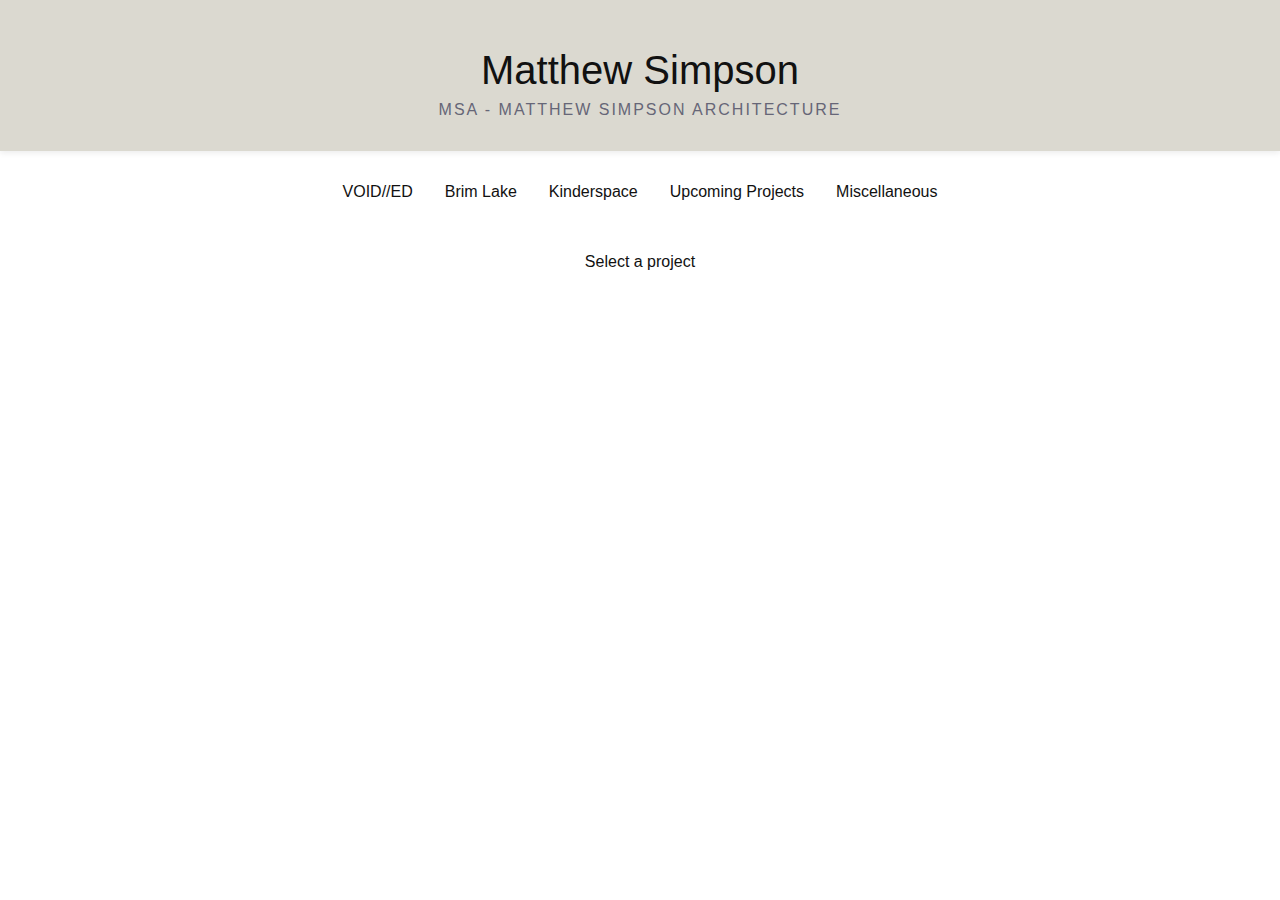
<file: index.html>
<!DOCTYPE html>
<html lang="en">
<head>
  <meta charset="UTF-8">
  <meta name="viewport" content="width=device-width, initial-scale=1.0">
  <title>Matthew Simpson Architecture</title>
  <link rel="stylesheet" href="style.css">
</head>
<body>
  <header>
    <h1>Matthew Simpson</h1>
    <h2>MSA - Matthew Simpson Architecture</h2>
  </header>

  <nav>
    <ul>
      <li><a href="project1.html">VOID//ED</a></li>
      <li><a href="project2.html">Brim Lake</a></li>
      <li><a href="project3.html">Kinderspace</a></li>
      <li><a href="project4.html">Upcoming Projects</a></li>
      <li><a href="project5.html">Miscellaneous</a></li>
    </ul>
  </nav>

  <main>
    <p>Select a project</p>
  </main>

  <script src="script.js"></script>
</body>
</html>
</file>
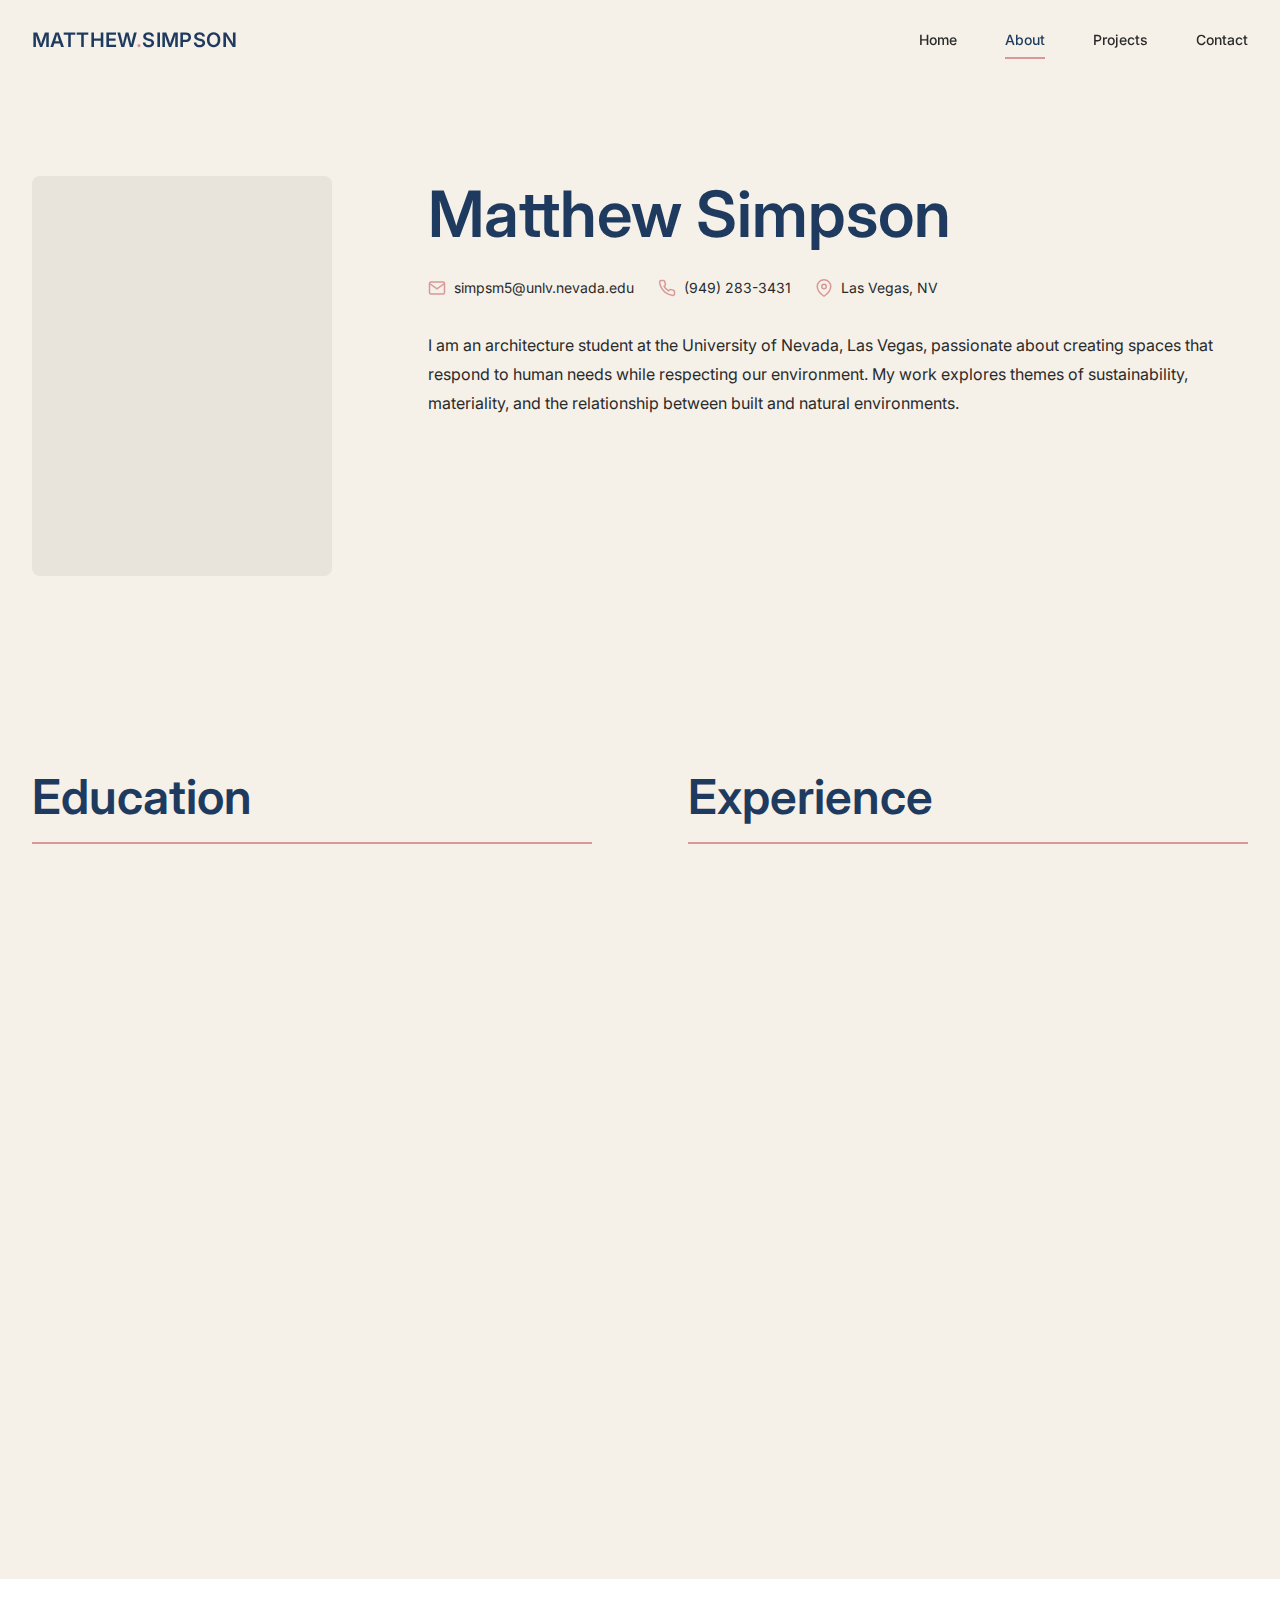
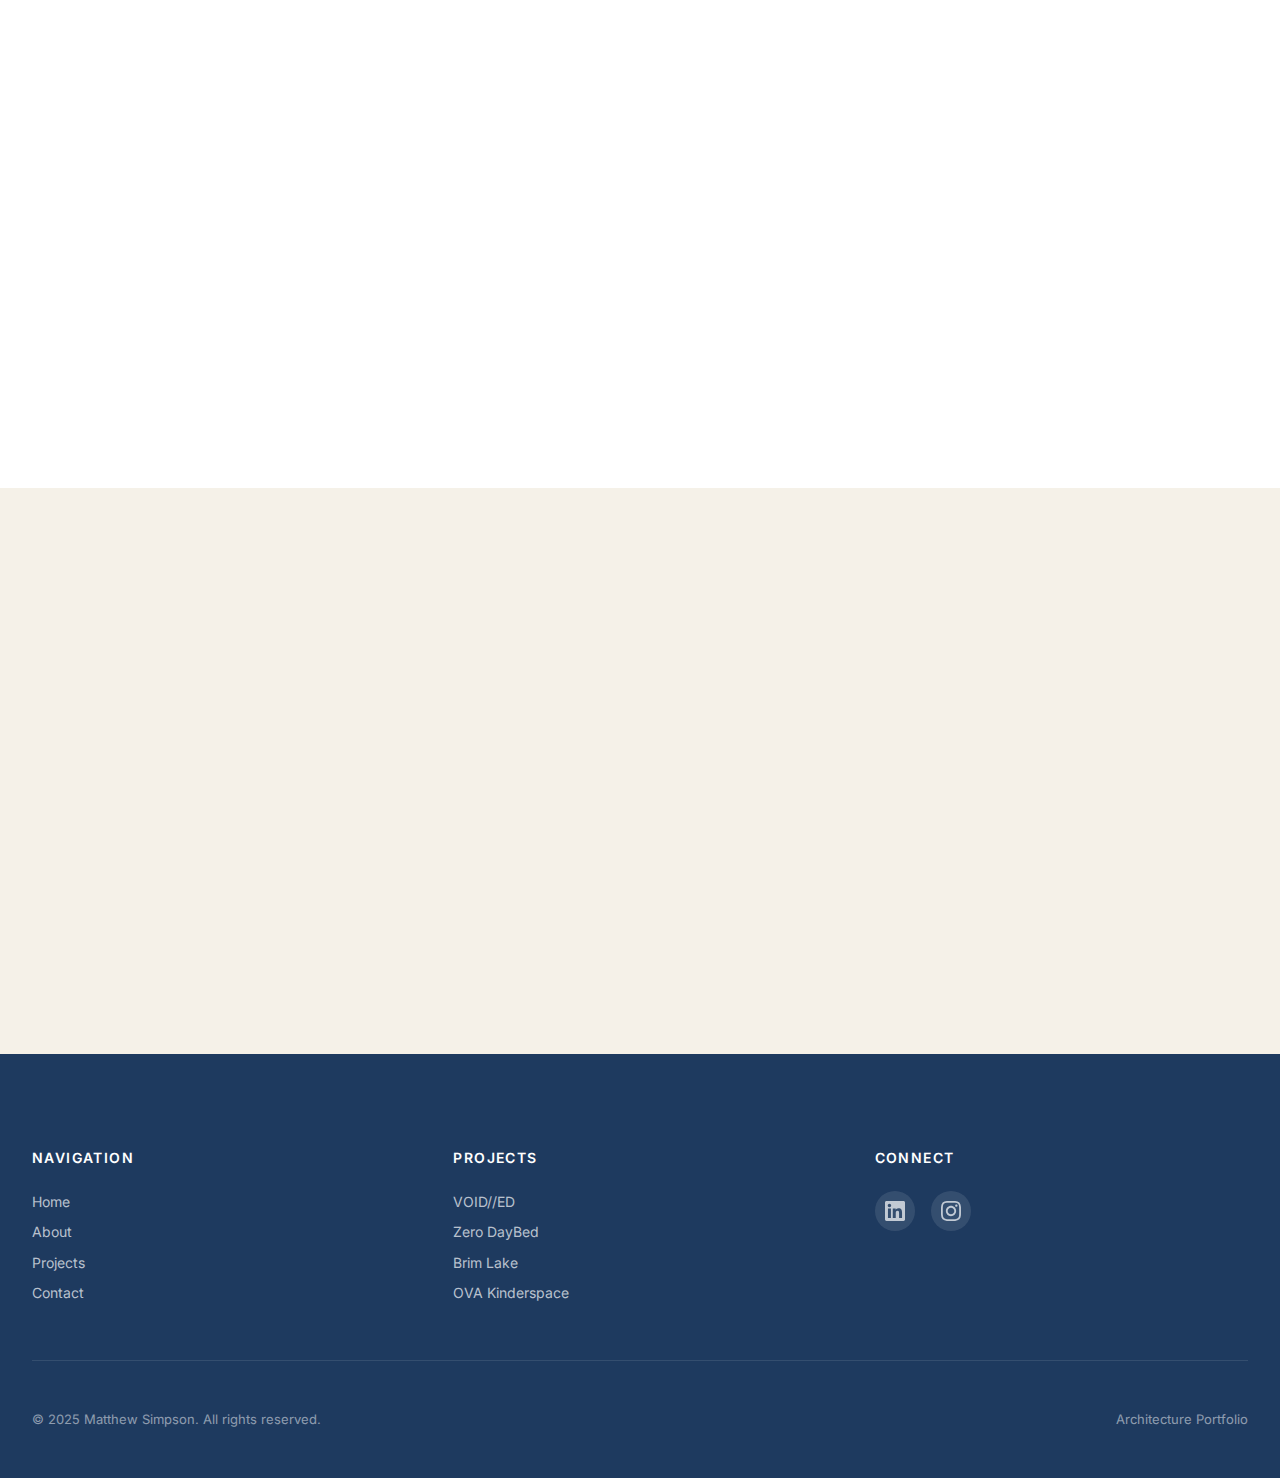
<file: about.html>
<!DOCTYPE html>
<html lang="en">
<head>
  <meta charset="UTF-8">
  <meta name="viewport" content="width=device-width, initial-scale=1.0">
  <meta name="description" content="About Matthew Simpson - Architecture student at UNLV with experience in design, fabrication, and graphic design.">

  <title>About | Matthew Simpson Architecture</title>

  <!-- Google Fonts -->
  <link rel="preconnect" href="https://fonts.googleapis.com">
  <link rel="preconnect" href="https://fonts.gstatic.com" crossorigin>
  <link href="https://fonts.googleapis.com/css2?family=Inter:wght@300;400;500;600;700&display=swap" rel="stylesheet">

  <!-- Stylesheets -->
  <link rel="stylesheet" href="css/style.css">
  <link rel="stylesheet" href="css/responsive.css">
  <link rel="stylesheet" href="css/animations.css">
</head>
<body>
  <!-- Header -->
  <header class="header">
    <div class="header-content">
      <a href="index.html" class="logo">MATTHEW<span>.</span>SIMPSON</a>

      <nav class="nav-desktop">
        <a href="index.html">Home</a>
        <a href="about.html" class="active">About</a>
        <a href="index.html#projects">Projects</a>
        <a href="contact.html">Contact</a>
      </nav>

      <button class="menu-toggle" aria-label="Toggle navigation menu">
        <span></span>
        <span></span>
        <span></span>
      </button>
    </div>
  </header>

  <!-- Mobile Navigation -->
  <nav class="nav-mobile">
    <a href="index.html">Home</a>
    <a href="about.html">About</a>
    <a href="index.html#projects">Projects</a>
    <a href="contact.html">Contact</a>
  </nav>

  <main>
    <!-- About Hero -->
    <section class="about-hero">
      <div class="about-hero-content">
        <div class="about-photo fade-in">
          <!-- Photo placeholder -->
        </div>
        <div class="about-info">
          <h1 class="fade-in">Matthew Simpson</h1>
          <div class="about-contact-list fade-in">
            <div class="about-contact-item">
              <svg xmlns="http://www.w3.org/2000/svg" viewBox="0 0 24 24" fill="none" stroke="currentColor" stroke-width="2">
                <path d="M4 4h16c1.1 0 2 .9 2 2v12c0 1.1-.9 2-2 2H4c-1.1 0-2-.9-2-2V6c0-1.1.9-2 2-2z"/>
                <polyline points="22,6 12,13 2,6"/>
              </svg>
              <span>simpsm5@unlv.nevada.edu</span>
            </div>
            <div class="about-contact-item">
              <svg xmlns="http://www.w3.org/2000/svg" viewBox="0 0 24 24" fill="none" stroke="currentColor" stroke-width="2">
                <path d="M22 16.92v3a2 2 0 0 1-2.18 2 19.79 19.79 0 0 1-8.63-3.07 19.5 19.5 0 0 1-6-6 19.79 19.79 0 0 1-3.07-8.67A2 2 0 0 1 4.11 2h3a2 2 0 0 1 2 1.72 12.84 12.84 0 0 0 .7 2.81 2 2 0 0 1-.45 2.11L8.09 9.91a16 16 0 0 0 6 6l1.27-1.27a2 2 0 0 1 2.11-.45 12.84 12.84 0 0 0 2.81.7A2 2 0 0 1 22 16.92z"/>
              </svg>
              <span>(949) 283-3431</span>
            </div>
            <div class="about-contact-item">
              <svg xmlns="http://www.w3.org/2000/svg" viewBox="0 0 24 24" fill="none" stroke="currentColor" stroke-width="2">
                <path d="M21 10c0 7-9 13-9 13s-9-6-9-13a9 9 0 0 1 18 0z"/>
                <circle cx="12" cy="10" r="3"/>
              </svg>
              <span>Las Vegas, NV</span>
            </div>
          </div>
          <p class="about-bio fade-in">
            I am an architecture student at the University of Nevada, Las Vegas, passionate about creating spaces that respond to human needs while respecting our environment. My work explores themes of sustainability, materiality, and the relationship between built and natural environments.
          </p>
        </div>
      </div>
    </section>

    <!-- Education & Experience -->
    <section class="about-sections">
      <div class="about-grid">
        <!-- Education -->
        <div class="about-column">
          <h2 class="fade-in">Education</h2>

          <div class="timeline-item">
            <span class="timeline-date">2023 - 2026</span>
            <h3 class="timeline-title">University of Nevada, Las Vegas</h3>
            <p class="timeline-subtitle">Bachelor of Arts in Architecture</p>
            <p class="timeline-desc">
              Focusing on sustainable design practices, computational design, and architectural theory. Active member of AIAS and participant in multiple design competitions.
            </p>
          </div>

          <div class="timeline-item">
            <span class="timeline-date">2021 - 2023</span>
            <h3 class="timeline-title">Orange Coast College</h3>
            <p class="timeline-subtitle">Associate of Sciences in Architecture</p>
            <p class="timeline-desc">
              Foundation in architectural drafting, design principles, and construction technology. Dean's List recognition.
            </p>
          </div>

          <div class="timeline-item">
            <span class="timeline-date">20XX - 20XX</span>
            <h3 class="timeline-title">To Be Continued...</h3>
            <p class="timeline-subtitle">Masters of Architecture</p>
            <p class="timeline-desc">
              Future plans to pursue advanced studies in architecture, focusing on sustainable design and urban development.
            </p>
          </div>
        </div>

        <!-- Experience -->
        <div class="about-column">
          <h2 class="fade-in">Experience</h2>

          <div class="timeline-item">
            <span class="timeline-date">June - August 2025</span>
            <h3 class="timeline-title">Fox Corporation</h3>
            <p class="timeline-subtitle">Planning Design & Construction Intern</p>
            <p class="timeline-desc">
              Supporting the corporate real estate team with space planning, design documentation, and construction coordination for studio facilities. Gained hands-on experience in commercial interior design and project management.
            </p>
          </div>

          <div class="timeline-item">
            <span class="timeline-date">September 2024 - May 2026</span>
            <h3 class="timeline-title">UNLV Student Health & Recreation</h3>
            <p class="timeline-subtitle">Graphic Designer</p>
            <p class="timeline-desc">
              Creating visual communications for campus health and recreation programs. Designing promotional materials, social media content, and wayfinding graphics. Collaborating with multiple departments on brand consistency.
            </p>
          </div>
        </div>
      </div>
    </section>

    <!-- Skills Section -->
    <section class="skills-section">
      <div class="skills-content">
        <h2 class="text-center fade-in">Skills & Tools</h2>

        <div class="skills-grid">
          <div class="skill-category fade-in">
            <h4>Software</h4>
            <div class="skill-list">
              <span class="skill-tag">Rhinoceros</span>
              <span class="skill-tag">Revit</span>
              <span class="skill-tag">AutoCAD</span>
              <span class="skill-tag">Illustrator</span>
              <span class="skill-tag">Photoshop</span>
              <span class="skill-tag">InDesign</span>
              <span class="skill-tag">Procreate</span>
            </div>
          </div>

          <div class="skill-category fade-in">
            <h4>Rendering</h4>
            <div class="skill-list">
              <span class="skill-tag">D5 Render</span>
              <span class="skill-tag">Lumion</span>
              <span class="skill-tag">Enscape</span>
              <span class="skill-tag">Twinmotion</span>
            </div>
          </div>

          <div class="skill-category fade-in">
            <h4>Fabrication</h4>
            <div class="skill-list">
              <span class="skill-tag">3D Printing</span>
              <span class="skill-tag">Laser Cutting</span>
              <span class="skill-tag">Model Work</span>
              <span class="skill-tag">CNC Work</span>
            </div>
          </div>

          <div class="skill-category fade-in">
            <h4>Other</h4>
            <div class="skill-list">
              <span class="skill-tag">Grasshopper</span>
              <span class="skill-tag">Photography</span>
              <span class="skill-tag">Hand Drafting</span>
              <span class="skill-tag">Model Making</span>
            </div>
          </div>
        </div>
      </div>
    </section>

    <!-- Accolades Section -->
    <section class="accolades-section">
      <h2 class="text-center fade-in">Scholarships & Awards</h2>

      <div class="accolades-grid">
        <div class="accolade-card fade-in">
          <span class="accolade-amount">$7,500</span>
          <h3 class="accolade-title">UNLV Academic Differential Fee Scholarship</h3>
          <p class="accolade-desc">
            Merit-based scholarship awarded to out-of-state students demonstrating exceptional academic achievement and potential in their field of study.
          </p>
        </div>

        <div class="accolade-card fade-in">
          <span class="accolade-amount">$5,000</span>
          <h3 class="accolade-title">UNLV Signature Athlete Scholarship</h3>
          <p class="accolade-desc">
            Recognition of academic excellence combined with athletic commitment, supporting student-athletes who demonstrate leadership both on and off the field.
          </p>
        </div>
      </div>
    </section>
  </main>

  <!-- Footer -->
  <footer class="footer">
    <div class="footer-content">
      <div class="footer-top">
        <div class="footer-col">
          <h4>Navigation</h4>
          <a href="index.html">Home</a>
          <a href="about.html">About</a>
          <a href="index.html#projects">Projects</a>
          <a href="contact.html">Contact</a>
        </div>
        <div class="footer-col">
          <h4>Projects</h4>
          <a href="projects/voided.html">VOID//ED</a>
          <a href="projects/zerodaybed.html">Zero DayBed</a>
          <a href="projects/brimlake.html">Brim Lake</a>
          <a href="projects/ova.html">OVA Kinderspace</a>
        </div>
        <div class="footer-col">
          <h4>Connect</h4>
          <div class="footer-social">
            <a href="https://www.linkedin.com/in/matthew-simpson-architecture/" target="_blank" rel="noopener noreferrer" aria-label="LinkedIn">
              <svg xmlns="http://www.w3.org/2000/svg" viewBox="0 0 24 24" fill="currentColor">
                <path d="M20.447 20.452h-3.554v-5.569c0-1.328-.027-3.037-1.852-3.037-1.853 0-2.136 1.445-2.136 2.939v5.667H9.351V9h3.414v1.561h.046c.477-.9 1.637-1.85 3.37-1.85 3.601 0 4.267 2.37 4.267 5.455v6.286zM5.337 7.433c-1.144 0-2.063-.926-2.063-2.065 0-1.138.92-2.063 2.063-2.063 1.14 0 2.064.925 2.064 2.063 0 1.139-.925 2.065-2.064 2.065zm1.782 13.019H3.555V9h3.564v11.452zM22.225 0H1.771C.792 0 0 .774 0 1.729v20.542C0 23.227.792 24 1.771 24h20.451C23.2 24 24 23.227 24 22.271V1.729C24 .774 23.2 0 22.222 0h.003z"/>
              </svg>
            </a>
            <a href="https://www.instagram.com/matt.simpsonn/" target="_blank" rel="noopener noreferrer" aria-label="Instagram">
              <svg xmlns="http://www.w3.org/2000/svg" viewBox="0 0 24 24" fill="currentColor">
                <path d="M12 2.163c3.204 0 3.584.012 4.85.07 3.252.148 4.771 1.691 4.919 4.919.058 1.265.069 1.645.069 4.849 0 3.205-.012 3.584-.069 4.849-.149 3.225-1.664 4.771-4.919 4.919-1.266.058-1.644.07-4.85.07-3.204 0-3.584-.012-4.849-.07-3.26-.149-4.771-1.699-4.919-4.92-.058-1.265-.07-1.644-.07-4.849 0-3.204.013-3.583.07-4.849.149-3.227 1.664-4.771 4.919-4.919 1.266-.057 1.645-.069 4.849-.069zm0-2.163c-3.259 0-3.667.014-4.947.072-4.358.2-6.78 2.618-6.98 6.98-.059 1.281-.073 1.689-.073 4.948 0 3.259.014 3.668.072 4.948.2 4.358 2.618 6.78 6.98 6.98 1.281.058 1.689.072 4.948.072 3.259 0 3.668-.014 4.948-.072 4.354-.2 6.782-2.618 6.979-6.98.059-1.28.073-1.689.073-4.948 0-3.259-.014-3.667-.072-4.947-.196-4.354-2.617-6.78-6.979-6.98-1.281-.059-1.69-.073-4.949-.073zm0 5.838c-3.403 0-6.162 2.759-6.162 6.162s2.759 6.163 6.162 6.163 6.162-2.759 6.162-6.163c0-3.403-2.759-6.162-6.162-6.162zm0 10.162c-2.209 0-4-1.79-4-4 0-2.209 1.791-4 4-4s4 1.791 4 4c0 2.21-1.791 4-4 4zm6.406-11.845c-.796 0-1.441.645-1.441 1.44s.645 1.44 1.441 1.44c.795 0 1.439-.645 1.439-1.44s-.644-1.44-1.439-1.44z"/>
              </svg>
            </a>
          </div>
        </div>
      </div>
      <div class="footer-bottom">
        <span>&copy; 2025 Matthew Simpson. All rights reserved.</span>
        <span>Architecture Portfolio</span>
      </div>
    </div>
  </footer>

  <!-- Back to Top Button -->
  <button class="back-to-top" aria-label="Back to top">
    <svg xmlns="http://www.w3.org/2000/svg" viewBox="0 0 24 24" fill="none" stroke="currentColor" stroke-width="2">
      <path d="M12 19V5M5 12l7-7 7 7"/>
    </svg>
  </button>

  <!-- Scripts -->
  <script src="js/main.js"></script>
</body>
</html>
</file>
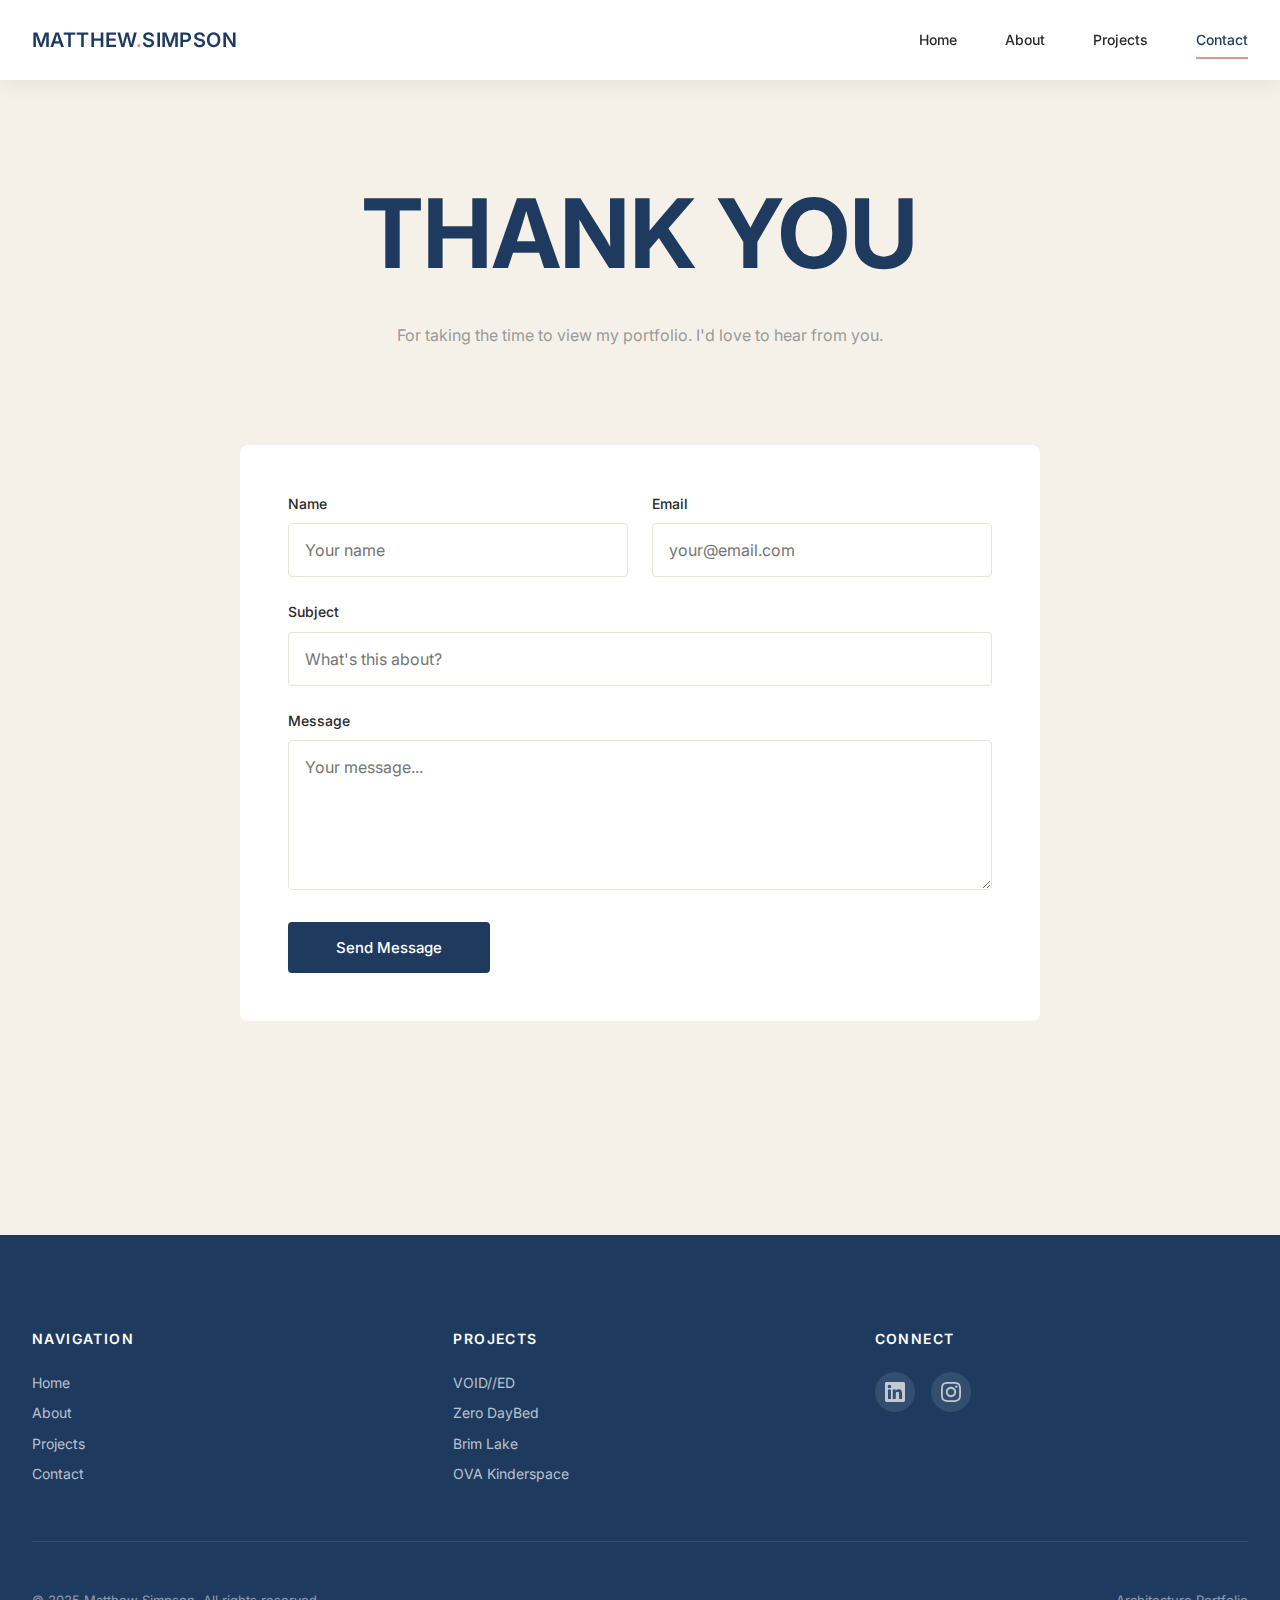
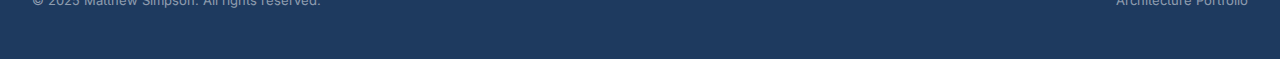
<file: contact.html>
<!DOCTYPE html>
<html lang="en">
<head>
  <meta charset="UTF-8">
  <meta name="viewport" content="width=device-width, initial-scale=1.0">
  <meta name="description" content="Contact Matthew Simpson for architecture inquiries, collaborations, or opportunities.">

  <title>Contact | Matthew Simpson Architecture</title>

  <!-- Google Fonts -->
  <link rel="preconnect" href="https://fonts.googleapis.com">
  <link rel="preconnect" href="https://fonts.gstatic.com" crossorigin>
  <link href="https://fonts.googleapis.com/css2?family=Inter:wght@300;400;500;600;700&display=swap" rel="stylesheet">

  <!-- Stylesheets -->
  <link rel="stylesheet" href="css/style.css">
  <link rel="stylesheet" href="css/responsive.css">
  <link rel="stylesheet" href="css/animations.css">
</head>
<body>
  <!-- Header -->
  <header class="header scrolled">
    <div class="header-content">
      <a href="index.html" class="logo">MATTHEW<span>.</span>SIMPSON</a>

      <nav class="nav-desktop">
        <a href="index.html">Home</a>
        <a href="about.html">About</a>
        <a href="index.html#projects">Projects</a>
        <a href="contact.html" class="active">Contact</a>
      </nav>

      <button class="menu-toggle" aria-label="Toggle navigation menu">
        <span></span>
        <span></span>
        <span></span>
      </button>
    </div>
  </header>

  <!-- Mobile Navigation -->
  <nav class="nav-mobile">
    <a href="index.html">Home</a>
    <a href="about.html">About</a>
    <a href="index.html#projects">Projects</a>
    <a href="contact.html">Contact</a>
  </nav>

  <main>
    <section class="contact-page">
      <div class="contact-content">
        <h1 class="fade-in">THANK YOU</h1>
        <p class="fade-in">For taking the time to view my portfolio. I'd love to hear from you.</p>

        <form class="contact-form fade-in" action="#" method="POST">
          <div class="form-row">
            <div class="form-group">
              <label for="name">Name</label>
              <input type="text" id="name" name="name" required placeholder="Your name">
            </div>
            <div class="form-group">
              <label for="email">Email</label>
              <input type="email" id="email" name="email" required placeholder="your@email.com">
            </div>
          </div>
          <div class="form-group">
            <label for="subject">Subject</label>
            <input type="text" id="subject" name="subject" placeholder="What's this about?">
          </div>
          <div class="form-group">
            <label for="message">Message</label>
            <textarea id="message" name="message" required placeholder="Your message..."></textarea>
          </div>
          <button type="submit" class="btn btn-primary">Send Message</button>
        </form>

        <div class="contact-direct fade-in">
          <a href="mailto:simpsm5@unlv.nevada.edu">
            <svg xmlns="http://www.w3.org/2000/svg" viewBox="0 0 24 24" fill="none" stroke="currentColor" stroke-width="2">
              <path d="M4 4h16c1.1 0 2 .9 2 2v12c0 1.1-.9 2-2 2H4c-1.1 0-2-.9-2-2V6c0-1.1.9-2 2-2z"/>
              <polyline points="22,6 12,13 2,6"/>
            </svg>
            simpsm5@unlv.nevada.edu
          </a>
          <a href="tel:+19492833431">
            <svg xmlns="http://www.w3.org/2000/svg" viewBox="0 0 24 24" fill="none" stroke="currentColor" stroke-width="2">
              <path d="M22 16.92v3a2 2 0 0 1-2.18 2 19.79 19.79 0 0 1-8.63-3.07 19.5 19.5 0 0 1-6-6 19.79 19.79 0 0 1-3.07-8.67A2 2 0 0 1 4.11 2h3a2 2 0 0 1 2 1.72 12.84 12.84 0 0 0 .7 2.81 2 2 0 0 1-.45 2.11L8.09 9.91a16 16 0 0 0 6 6l1.27-1.27a2 2 0 0 1 2.11-.45 12.84 12.84 0 0 0 2.81.7A2 2 0 0 1 22 16.92z"/>
            </svg>
            (949) 283-3431
          </a>
          <a href="https://www.instagram.com/matt.simpsonn/" target="_blank" rel="noopener noreferrer">
            <svg xmlns="http://www.w3.org/2000/svg" viewBox="0 0 24 24" fill="currentColor">
              <path d="M12 2.163c3.204 0 3.584.012 4.85.07 3.252.148 4.771 1.691 4.919 4.919.058 1.265.069 1.645.069 4.849 0 3.205-.012 3.584-.069 4.849-.149 3.225-1.664 4.771-4.919 4.919-1.266.058-1.644.07-4.85.07-3.204 0-3.584-.012-4.849-.07-3.26-.149-4.771-1.699-4.919-4.92-.058-1.265-.07-1.644-.07-4.849 0-3.204.013-3.583.07-4.849.149-3.227 1.664-4.771 4.919-4.919 1.266-.057 1.645-.069 4.849-.069zm0-2.163c-3.259 0-3.667.014-4.947.072-4.358.2-6.78 2.618-6.98 6.98-.059 1.281-.073 1.689-.073 4.948 0 3.259.014 3.668.072 4.948.2 4.358 2.618 6.78 6.98 6.98 1.281.058 1.689.072 4.948.072 3.259 0 3.668-.014 4.948-.072 4.354-.2 6.782-2.618 6.979-6.98.059-1.28.073-1.689.073-4.948 0-3.259-.014-3.667-.072-4.947-.196-4.354-2.617-6.78-6.979-6.98-1.281-.059-1.69-.073-4.949-.073zm0 5.838c-3.403 0-6.162 2.759-6.162 6.162s2.759 6.163 6.162 6.163 6.162-2.759 6.162-6.163c0-3.403-2.759-6.162-6.162-6.162zm0 10.162c-2.209 0-4-1.79-4-4 0-2.209 1.791-4 4-4s4 1.791 4 4c0 2.21-1.791 4-4 4zm6.406-11.845c-.796 0-1.441.645-1.441 1.44s.645 1.44 1.441 1.44c.795 0 1.439-.645 1.439-1.44s-.644-1.44-1.439-1.44z"/>
            </svg>
            @matt.simpsonn
          </a>
        </div>
      </div>
    </section>
  </main>

  <!-- Footer -->
  <footer class="footer">
    <div class="footer-content">
      <div class="footer-top">
        <div class="footer-col">
          <h4>Navigation</h4>
          <a href="index.html">Home</a>
          <a href="about.html">About</a>
          <a href="index.html#projects">Projects</a>
          <a href="contact.html">Contact</a>
        </div>
        <div class="footer-col">
          <h4>Projects</h4>
          <a href="projects/voided.html">VOID//ED</a>
          <a href="projects/zerodaybed.html">Zero DayBed</a>
          <a href="projects/brimlake.html">Brim Lake</a>
          <a href="projects/ova.html">OVA Kinderspace</a>
        </div>
        <div class="footer-col">
          <h4>Connect</h4>
          <div class="footer-social">
            <a href="https://www.linkedin.com/in/matthew-simpson-architecture/" target="_blank" rel="noopener noreferrer" aria-label="LinkedIn">
              <svg xmlns="http://www.w3.org/2000/svg" viewBox="0 0 24 24" fill="currentColor">
                <path d="M20.447 20.452h-3.554v-5.569c0-1.328-.027-3.037-1.852-3.037-1.853 0-2.136 1.445-2.136 2.939v5.667H9.351V9h3.414v1.561h.046c.477-.9 1.637-1.85 3.37-1.85 3.601 0 4.267 2.37 4.267 5.455v6.286zM5.337 7.433c-1.144 0-2.063-.926-2.063-2.065 0-1.138.92-2.063 2.063-2.063 1.14 0 2.064.925 2.064 2.063 0 1.139-.925 2.065-2.064 2.065zm1.782 13.019H3.555V9h3.564v11.452zM22.225 0H1.771C.792 0 0 .774 0 1.729v20.542C0 23.227.792 24 1.771 24h20.451C23.2 24 24 23.227 24 22.271V1.729C24 .774 23.2 0 22.222 0h.003z"/>
              </svg>
            </a>
            <a href="https://www.instagram.com/matt.simpsonn/" target="_blank" rel="noopener noreferrer" aria-label="Instagram">
              <svg xmlns="http://www.w3.org/2000/svg" viewBox="0 0 24 24" fill="currentColor">
                <path d="M12 2.163c3.204 0 3.584.012 4.85.07 3.252.148 4.771 1.691 4.919 4.919.058 1.265.069 1.645.069 4.849 0 3.205-.012 3.584-.069 4.849-.149 3.225-1.664 4.771-4.919 4.919-1.266.058-1.644.07-4.85.07-3.204 0-3.584-.012-4.849-.07-3.26-.149-4.771-1.699-4.919-4.92-.058-1.265-.07-1.644-.07-4.849 0-3.204.013-3.583.07-4.849.149-3.227 1.664-4.771 4.919-4.919 1.266-.057 1.645-.069 4.849-.069zm0-2.163c-3.259 0-3.667.014-4.947.072-4.358.2-6.78 2.618-6.98 6.98-.059 1.281-.073 1.689-.073 4.948 0 3.259.014 3.668.072 4.948.2 4.358 2.618 6.78 6.98 6.98 1.281.058 1.689.072 4.948.072 3.259 0 3.668-.014 4.948-.072 4.354-.2 6.782-2.618 6.979-6.98.059-1.28.073-1.689.073-4.948 0-3.259-.014-3.667-.072-4.947-.196-4.354-2.617-6.78-6.979-6.98-1.281-.059-1.69-.073-4.949-.073zm0 5.838c-3.403 0-6.162 2.759-6.162 6.162s2.759 6.163 6.162 6.163 6.162-2.759 6.162-6.163c0-3.403-2.759-6.162-6.162-6.162zm0 10.162c-2.209 0-4-1.79-4-4 0-2.209 1.791-4 4-4s4 1.791 4 4c0 2.21-1.791 4-4 4zm6.406-11.845c-.796 0-1.441.645-1.441 1.44s.645 1.44 1.441 1.44c.795 0 1.439-.645 1.439-1.44s-.644-1.44-1.439-1.44z"/>
              </svg>
            </a>
          </div>
        </div>
      </div>
      <div class="footer-bottom">
        <span>&copy; 2025 Matthew Simpson. All rights reserved.</span>
        <span>Architecture Portfolio</span>
      </div>
    </div>
  </footer>

  <!-- Scripts -->
  <script src="js/main.js"></script>
</body>
</html>
</file>
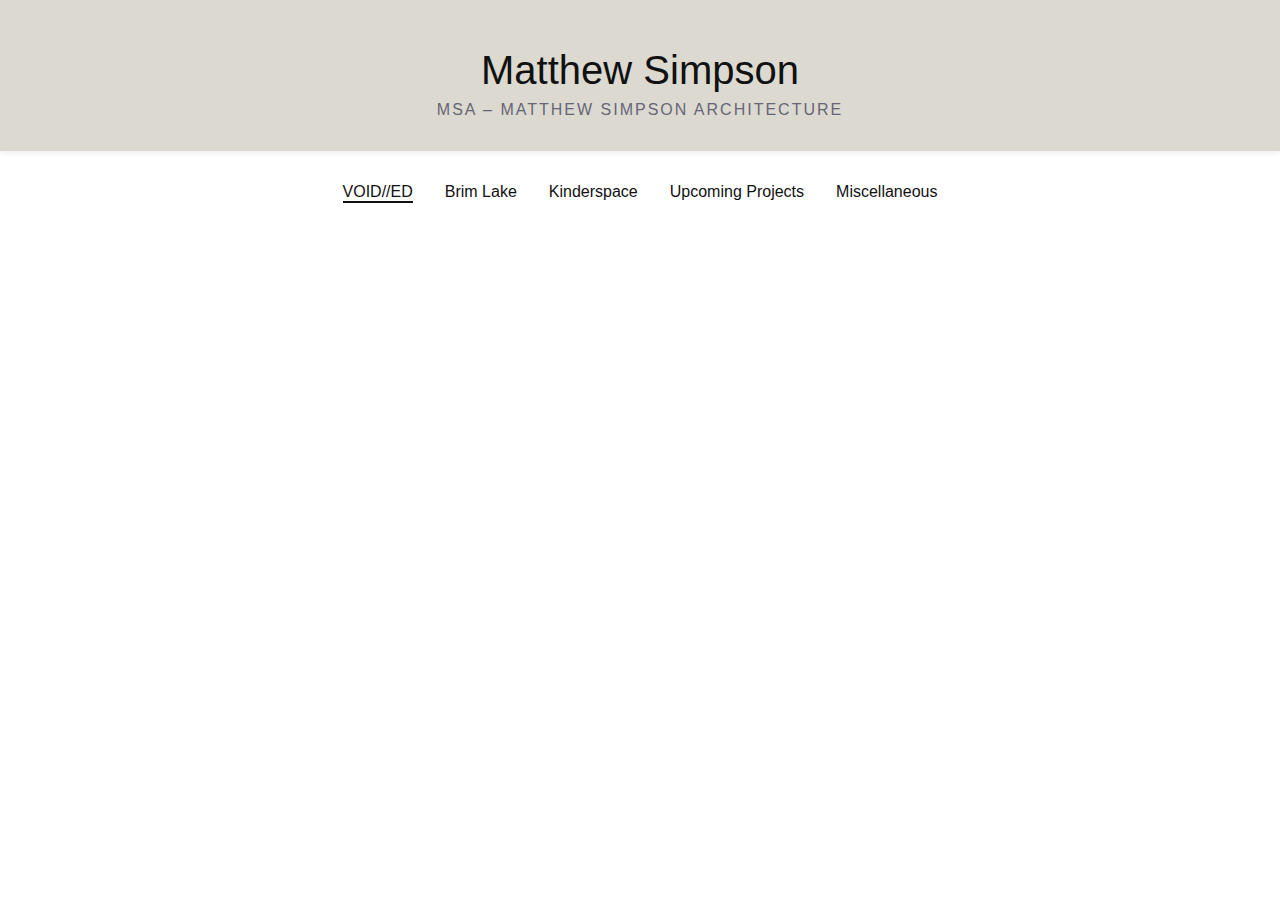
<file: project1.html>
<!DOCTYPE html>
<html lang="en">
<head>
  <meta charset="UTF-8">
  <meta name="viewport" content="width=device-width, initial-scale=1.0">
  <title>Matthew Simpson Architecture</title>
  <link rel="stylesheet" href="style.css">
</head>
<body>
  <header>
    <h1>Matthew Simpson</h1>
    <h2>MSA – Matthew Simpson Architecture</h2>
  </header>

  <nav>
    <ul>
      <li><a href="project1.html">VOID//ED</a></li>
      <li><a href="project2.html">Brim Lake</a></li>
      <li><a href="project3.html">Kinderspace</a></li>
      <li><a href="project4.html">Upcoming Projects</a></li>
      <li><a href="project5.html">Miscellaneous</a></li>
    </ul>
  </nav>

  <main>
    <p></p>
  </main>

  <script src="script.js"></script>
</body>
</html>
</file>
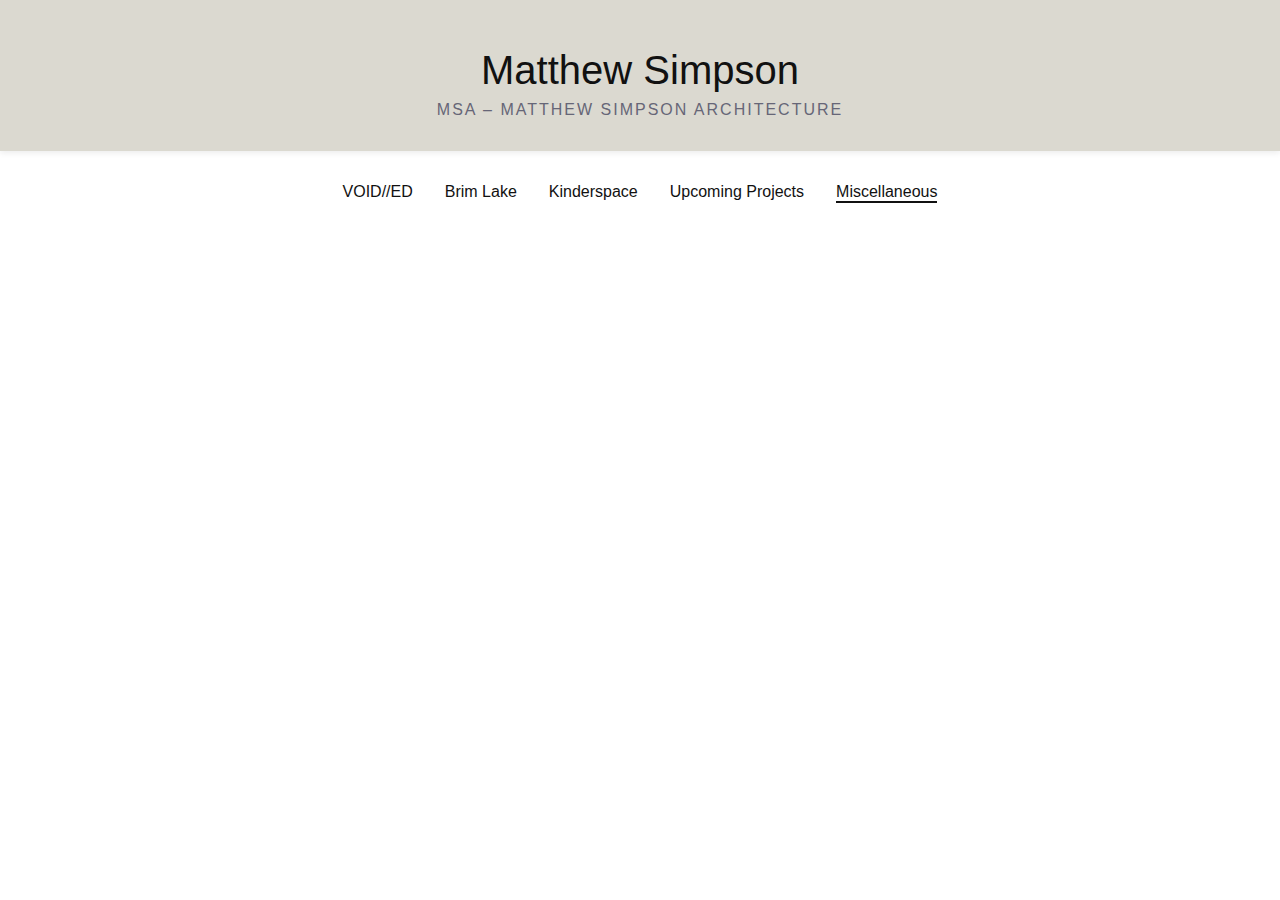
<file: project5.html>
<!DOCTYPE html>
<html lang="en">
<head>
  <meta charset="UTF-8">
  <meta name="viewport" content="width=device-width, initial-scale=1.0">
  <title>Matthew Simpson Architecture</title>
  <link rel="stylesheet" href="style.css">
</head>
<body>
  <header>
    <h1>Matthew Simpson</h1>
    <h2>MSA – Matthew Simpson Architecture</h2>
  </header>

  <nav>
    <ul>
      <li><a href="project1.html">VOID//ED</a></li>
      <li><a href="project2.html">Brim Lake</a></li>
      <li><a href="project3.html">Kinderspace</a></li>
      <li><a href="project4.html">Upcoming Projects</a></li>
      <li><a href="index.html" class="active">Miscellaneous</a></li>
    </ul>
  </nav>

  <main>
    <p></p>
  </main>

  <script src="script.js"></script>
</body>
</html>
</file>
<file: css/style.css>
/* ========================================
   Matthew Simpson Architecture Portfolio
   Main Stylesheet
   ======================================== */

/* CSS Variables */
:root {
  /* Color Palette */
  --color-primary: #1e3a5f;
  --color-accent: #d89898;
  --color-neutral: #f5f1e8;
  --color-dark: #2a2a2a;
  --color-white: #ffffff;
  --color-gray-light: #e8e4db;
  --color-gray: #9a9a9a;

  /* Typography */
  --font-primary: 'Inter', -apple-system, BlinkMacSystemFont, sans-serif;
  --font-weight-light: 300;
  --font-weight-regular: 400;
  --font-weight-medium: 500;
  --font-weight-semibold: 600;
  --font-weight-bold: 700;

  /* Spacing */
  --space-xs: 0.5rem;
  --space-sm: 1rem;
  --space-md: 1.5rem;
  --space-lg: 2rem;
  --space-xl: 3rem;
  --space-2xl: 4rem;
  --space-3xl: 6rem;

  /* Layout */
  --max-width: 1400px;
  --header-height: 80px;

  /* Transitions */
  --transition-fast: 0.2s ease;
  --transition-base: 0.3s ease;
  --transition-slow: 0.5s ease;
}

/* Reset & Base */
*, *::before, *::after {
  margin: 0;
  padding: 0;
  box-sizing: border-box;
}

html {
  font-size: 16px;
  scroll-behavior: smooth;
}

body {
  font-family: var(--font-primary);
  font-weight: var(--font-weight-regular);
  color: var(--color-dark);
  background-color: var(--color-neutral);
  line-height: 1.6;
  -webkit-font-smoothing: antialiased;
  -moz-osx-font-smoothing: grayscale;
}

img {
  max-width: 100%;
  height: auto;
  display: block;
}

a {
  color: inherit;
  text-decoration: none;
}

ul, ol {
  list-style: none;
}

button {
  font-family: inherit;
  cursor: pointer;
  border: none;
  background: none;
}

/* Typography */
h1, h2, h3, h4, h5, h6 {
  font-weight: var(--font-weight-semibold);
  line-height: 1.2;
  color: var(--color-primary);
}

h1 { font-size: clamp(2.5rem, 5vw, 4rem); }
h2 { font-size: clamp(2rem, 4vw, 3rem); }
h3 { font-size: clamp(1.5rem, 3vw, 2rem); }
h4 { font-size: clamp(1.25rem, 2vw, 1.5rem); }

p {
  margin-bottom: 1rem;
}

/* ========================================
   Header & Navigation
   ======================================== */
.header {
  position: fixed;
  top: 0;
  left: 0;
  right: 0;
  height: var(--header-height);
  z-index: 1000;
  transition: background-color var(--transition-base), box-shadow var(--transition-base);
}

.header.scrolled {
  background-color: var(--color-white);
  box-shadow: 0 2px 20px rgba(0, 0, 0, 0.08);
}

.header-content {
  max-width: var(--max-width);
  margin: 0 auto;
  padding: 0 var(--space-lg);
  height: 100%;
  display: flex;
  justify-content: space-between;
  align-items: center;
}

.logo {
  font-size: 1.25rem;
  font-weight: var(--font-weight-semibold);
  color: var(--color-primary);
  letter-spacing: 0.02em;
}

.logo span {
  color: var(--color-accent);
}

.nav-desktop {
  display: flex;
  gap: var(--space-xl);
}

.nav-desktop a {
  font-size: 0.875rem;
  font-weight: var(--font-weight-medium);
  color: var(--color-dark);
  position: relative;
  padding: var(--space-xs) 0;
  transition: color var(--transition-fast);
}

.nav-desktop a::after {
  content: '';
  position: absolute;
  bottom: 0;
  left: 0;
  width: 0;
  height: 2px;
  background-color: var(--color-accent);
  transition: width var(--transition-base);
}

.nav-desktop a:hover,
.nav-desktop a.active {
  color: var(--color-primary);
}

.nav-desktop a:hover::after,
.nav-desktop a.active::after {
  width: 100%;
}

/* Mobile Menu Toggle */
.menu-toggle {
  display: none;
  flex-direction: column;
  justify-content: center;
  gap: 6px;
  width: 32px;
  height: 32px;
  padding: 4px;
  z-index: 1100;
}

.menu-toggle span {
  display: block;
  width: 100%;
  height: 2px;
  background-color: var(--color-primary);
  transition: all var(--transition-base);
  transform-origin: center;
}

.menu-toggle.active span:nth-child(1) {
  transform: rotate(45deg) translate(6px, 6px);
}

.menu-toggle.active span:nth-child(2) {
  opacity: 0;
}

.menu-toggle.active span:nth-child(3) {
  transform: rotate(-45deg) translate(6px, -6px);
}

/* Mobile Navigation */
.nav-mobile {
  position: fixed;
  top: 0;
  right: -100%;
  width: 100%;
  height: 100vh;
  background-color: var(--color-white);
  display: flex;
  flex-direction: column;
  justify-content: center;
  align-items: center;
  gap: var(--space-lg);
  transition: right var(--transition-slow);
  z-index: 1050;
}

.nav-mobile.active {
  right: 0;
}

.nav-mobile a {
  font-size: 1.5rem;
  font-weight: var(--font-weight-medium);
  color: var(--color-primary);
  transition: color var(--transition-fast);
}

.nav-mobile a:hover {
  color: var(--color-accent);
}

/* ========================================
   Hero Section
   ======================================== */
.hero {
  min-height: 100vh;
  display: flex;
  flex-direction: column;
  justify-content: center;
  align-items: center;
  text-align: center;
  padding: var(--space-3xl) var(--space-lg);
  background-color: var(--color-neutral);
  position: relative;
  overflow: hidden;
}

.hero-background {
  position: absolute;
  top: 0;
  left: 0;
  width: 100%;
  height: 100%;
  opacity: 0.1;
  background-image: url('../images/hero/texture.png');
  background-size: cover;
  background-position: center;
}

.hero-content {
  position: relative;
  z-index: 1;
  max-width: 800px;
}

.hero-subtitle {
  font-size: 0.875rem;
  font-weight: var(--font-weight-medium);
  letter-spacing: 0.3em;
  text-transform: uppercase;
  color: var(--color-accent);
  margin-bottom: var(--space-md);
}

.hero-title {
  font-size: clamp(2.5rem, 6vw, 5rem);
  font-weight: var(--font-weight-bold);
  color: var(--color-primary);
  margin-bottom: var(--space-md);
  letter-spacing: -0.02em;
}

.hero-name {
  font-size: clamp(1.25rem, 3vw, 1.75rem);
  font-weight: var(--font-weight-light);
  color: var(--color-dark);
  margin-bottom: var(--space-sm);
}

.hero-tagline {
  font-size: 0.875rem;
  letter-spacing: 0.2em;
  text-transform: uppercase;
  color: var(--color-gray);
}

.scroll-indicator {
  position: absolute;
  bottom: var(--space-xl);
  left: 50%;
  transform: translateX(-50%);
  display: flex;
  flex-direction: column;
  align-items: center;
  gap: var(--space-sm);
  color: var(--color-gray);
  font-size: 0.75rem;
  letter-spacing: 0.1em;
  text-transform: uppercase;
  animation: bounce 2s infinite;
}

.scroll-indicator svg {
  width: 24px;
  height: 24px;
}

@keyframes bounce {
  0%, 20%, 50%, 80%, 100% { transform: translateX(-50%) translateY(0); }
  40% { transform: translateX(-50%) translateY(-10px); }
  60% { transform: translateX(-50%) translateY(-5px); }
}

/* ========================================
   Stats Bar
   ======================================== */
.stats-bar {
  background-color: var(--color-white);
  padding: var(--space-lg) 0;
  border-top: 1px solid var(--color-gray-light);
  border-bottom: 1px solid var(--color-gray-light);
}

.stats-content {
  max-width: var(--max-width);
  margin: 0 auto;
  padding: 0 var(--space-lg);
  display: flex;
  justify-content: center;
  gap: var(--space-3xl);
  flex-wrap: wrap;
}

.stat-item {
  display: flex;
  align-items: center;
  gap: var(--space-sm);
}

.stat-item svg {
  width: 20px;
  height: 20px;
  color: var(--color-accent);
}

.stat-item span {
  font-size: 0.875rem;
  color: var(--color-dark);
}

/* ========================================
   Project Grid
   ======================================== */
.projects-section {
  padding: var(--space-3xl) var(--space-lg);
  max-width: var(--max-width);
  margin: 0 auto;
}

.section-header {
  text-align: center;
  margin-bottom: var(--space-3xl);
}

.section-header h2 {
  margin-bottom: var(--space-sm);
}

.section-header p {
  color: var(--color-gray);
  max-width: 600px;
  margin: 0 auto;
}

.projects-grid {
  display: grid;
  grid-template-columns: repeat(auto-fit, minmax(350px, 1fr));
  gap: var(--space-lg);
}

.project-card {
  position: relative;
  background-color: var(--color-white);
  border-radius: 8px;
  overflow: hidden;
  cursor: pointer;
  transition: transform var(--transition-base), box-shadow var(--transition-base);
}

.project-card:hover {
  transform: translateY(-8px);
  box-shadow: 0 20px 40px rgba(0, 0, 0, 0.1);
}

.project-card-image {
  aspect-ratio: 16/10;
  background-color: var(--color-gray-light);
  position: relative;
  overflow: hidden;
}

.project-card-image img {
  width: 100%;
  height: 100%;
  object-fit: cover;
  transition: transform var(--transition-slow);
}

.project-card:hover .project-card-image img {
  transform: scale(1.05);
}

.project-card-placeholder {
  width: 100%;
  height: 100%;
  display: flex;
  align-items: center;
  justify-content: center;
  font-size: 3rem;
  font-weight: var(--font-weight-bold);
  color: var(--color-white);
}

.project-card-content {
  padding: var(--space-md);
}

.project-card-number {
  font-size: 0.75rem;
  font-weight: var(--font-weight-semibold);
  color: var(--color-accent);
  letter-spacing: 0.1em;
  margin-bottom: var(--space-xs);
}

.project-card-title {
  font-size: 1.25rem;
  font-weight: var(--font-weight-semibold);
  color: var(--color-primary);
  margin-bottom: var(--space-xs);
}

.project-card-desc {
  font-size: 0.875rem;
  color: var(--color-gray);
}

/* Project Card Color Variants */
.project-card[data-project="voided"] .project-card-placeholder { background: linear-gradient(135deg, #c9a87c, #8b6914); }
.project-card[data-project="zerodaybed"] .project-card-placeholder { background: linear-gradient(135deg, #8b7355, #5d4e37); }
.project-card[data-project="brimlake"] .project-card-placeholder { background: linear-gradient(135deg, #4a6fa5, #2d4a6f); }
.project-card[data-project="ova"] .project-card-placeholder { background: linear-gradient(135deg, #d89898, #b67676); }
.project-card[data-project="graphics"] .project-card-placeholder { background: linear-gradient(135deg, #6b5b95, #4a3f6b); }
.project-card[data-project="thereform"] .project-card-placeholder { background: linear-gradient(135deg, #88b04b, #5c7a32); }

/* ========================================
   About Page
   ======================================== */
.about-hero {
  padding: calc(var(--header-height) + var(--space-3xl)) var(--space-lg) var(--space-3xl);
  background-color: var(--color-neutral);
}

.about-hero-content {
  max-width: var(--max-width);
  margin: 0 auto;
  display: grid;
  grid-template-columns: 300px 1fr;
  gap: var(--space-3xl);
  align-items: start;
}

.about-photo {
  width: 100%;
  aspect-ratio: 3/4;
  background-color: var(--color-gray-light);
  border-radius: 8px;
  overflow: hidden;
}

.about-photo img {
  width: 100%;
  height: 100%;
  object-fit: cover;
}

.about-info h1 {
  margin-bottom: var(--space-md);
}

.about-contact-list {
  display: flex;
  flex-wrap: wrap;
  gap: var(--space-md);
  margin-bottom: var(--space-lg);
}

.about-contact-item {
  display: flex;
  align-items: center;
  gap: var(--space-xs);
  font-size: 0.875rem;
  color: var(--color-dark);
}

.about-contact-item svg {
  width: 18px;
  height: 18px;
  color: var(--color-accent);
}

.about-bio {
  color: var(--color-dark);
  line-height: 1.8;
}

/* Education & Experience */
.about-sections {
  padding: var(--space-3xl) var(--space-lg);
  max-width: var(--max-width);
  margin: 0 auto;
}

.about-grid {
  display: grid;
  grid-template-columns: repeat(2, 1fr);
  gap: var(--space-3xl);
}

.about-column h2 {
  margin-bottom: var(--space-xl);
  padding-bottom: var(--space-sm);
  border-bottom: 2px solid var(--color-accent);
}

.timeline-item {
  margin-bottom: var(--space-xl);
  padding-left: var(--space-lg);
  border-left: 2px solid var(--color-gray-light);
  position: relative;
}

.timeline-item::before {
  content: '';
  position: absolute;
  left: -6px;
  top: 0;
  width: 10px;
  height: 10px;
  background-color: var(--color-accent);
  border-radius: 50%;
}

.timeline-date {
  font-size: 0.75rem;
  font-weight: var(--font-weight-semibold);
  color: var(--color-accent);
  letter-spacing: 0.05em;
  margin-bottom: var(--space-xs);
}

.timeline-title {
  font-size: 1.125rem;
  font-weight: var(--font-weight-semibold);
  color: var(--color-primary);
  margin-bottom: var(--space-xs);
}

.timeline-subtitle {
  font-size: 0.875rem;
  font-style: italic;
  color: var(--color-gray);
  margin-bottom: var(--space-sm);
}

.timeline-desc {
  font-size: 0.875rem;
  color: var(--color-dark);
  line-height: 1.7;
}

/* Skills Section */
.skills-section {
  padding: var(--space-3xl) var(--space-lg);
  background-color: var(--color-white);
}

.skills-content {
  max-width: var(--max-width);
  margin: 0 auto;
}

.skills-grid {
  display: grid;
  grid-template-columns: repeat(auto-fit, minmax(250px, 1fr));
  gap: var(--space-xl);
  margin-top: var(--space-xl);
}

.skill-category h4 {
  font-size: 0.875rem;
  font-weight: var(--font-weight-semibold);
  color: var(--color-accent);
  letter-spacing: 0.1em;
  text-transform: uppercase;
  margin-bottom: var(--space-md);
}

.skill-list {
  display: flex;
  flex-wrap: wrap;
  gap: var(--space-xs);
}

.skill-tag {
  padding: var(--space-xs) var(--space-sm);
  background-color: var(--color-neutral);
  border-radius: 4px;
  font-size: 0.8125rem;
  color: var(--color-dark);
  transition: all var(--transition-fast);
}

.skill-tag:hover {
  background-color: var(--color-accent);
  color: var(--color-white);
}

/* Accolades */
.accolades-section {
  padding: var(--space-3xl) var(--space-lg);
  max-width: var(--max-width);
  margin: 0 auto;
}

.accolades-grid {
  display: grid;
  grid-template-columns: repeat(auto-fit, minmax(300px, 1fr));
  gap: var(--space-lg);
  margin-top: var(--space-xl);
}

.accolade-card {
  background-color: var(--color-white);
  padding: var(--space-xl);
  border-radius: 8px;
  border-left: 4px solid var(--color-accent);
}

.accolade-amount {
  font-size: 2rem;
  font-weight: var(--font-weight-bold);
  color: var(--color-accent);
  margin-bottom: var(--space-sm);
}

.accolade-title {
  font-size: 1.125rem;
  font-weight: var(--font-weight-semibold);
  color: var(--color-primary);
  margin-bottom: var(--space-sm);
}

.accolade-desc {
  font-size: 0.875rem;
  color: var(--color-dark);
}

/* ========================================
   Project Detail Page
   ======================================== */
.project-hero {
  height: 70vh;
  min-height: 500px;
  position: relative;
  display: flex;
  align-items: flex-end;
  padding: var(--space-3xl) var(--space-lg);
}

.project-hero-bg {
  position: absolute;
  top: 0;
  left: 0;
  width: 100%;
  height: 100%;
  background-color: var(--color-gray-light);
}

.project-hero-bg img {
  width: 100%;
  height: 100%;
  object-fit: cover;
}

.project-hero-overlay {
  position: absolute;
  top: 0;
  left: 0;
  width: 100%;
  height: 100%;
  background: linear-gradient(to top, rgba(0,0,0,0.7) 0%, rgba(0,0,0,0) 60%);
}

.project-hero-content {
  position: relative;
  z-index: 1;
  max-width: var(--max-width);
  margin: 0 auto;
  width: 100%;
  color: var(--color-white);
}

.project-hero-number {
  font-size: 0.875rem;
  font-weight: var(--font-weight-semibold);
  letter-spacing: 0.2em;
  color: var(--color-accent);
  margin-bottom: var(--space-sm);
}

.project-hero h1 {
  color: var(--color-white);
  margin-bottom: var(--space-md);
}

.project-hero-meta {
  display: flex;
  flex-wrap: wrap;
  gap: var(--space-lg);
  font-size: 0.875rem;
  opacity: 0.9;
}

/* Project Content */
.project-content {
  max-width: var(--max-width);
  margin: 0 auto;
  padding: var(--space-3xl) var(--space-lg);
  display: grid;
  grid-template-columns: 280px 1fr;
  gap: var(--space-3xl);
}

.project-sidebar {
  position: sticky;
  top: calc(var(--header-height) + var(--space-lg));
  align-self: start;
}

.project-info-card {
  background-color: var(--color-white);
  padding: var(--space-lg);
  border-radius: 8px;
}

.project-info-item {
  margin-bottom: var(--space-md);
  padding-bottom: var(--space-md);
  border-bottom: 1px solid var(--color-gray-light);
}

.project-info-item:last-child {
  margin-bottom: 0;
  padding-bottom: 0;
  border-bottom: none;
}

.project-info-label {
  font-size: 0.75rem;
  font-weight: var(--font-weight-semibold);
  color: var(--color-accent);
  letter-spacing: 0.1em;
  text-transform: uppercase;
  margin-bottom: var(--space-xs);
}

.project-info-value {
  font-size: 0.9375rem;
  color: var(--color-dark);
}

.project-main {
  min-width: 0;
}

.project-section {
  margin-bottom: var(--space-3xl);
}

.project-section h2 {
  margin-bottom: var(--space-lg);
}

.project-section p {
  font-size: 1.0625rem;
  line-height: 1.8;
  color: var(--color-dark);
}

.project-quote {
  padding: var(--space-xl);
  background-color: var(--color-white);
  border-left: 4px solid var(--color-accent);
  margin: var(--space-xl) 0;
}

.project-quote blockquote {
  font-size: 1.25rem;
  font-style: italic;
  color: var(--color-primary);
  margin-bottom: var(--space-sm);
}

.project-quote cite {
  font-size: 0.875rem;
  color: var(--color-gray);
}

/* Project Images */
.project-image-full {
  margin: var(--space-xl) 0;
  border-radius: 8px;
  overflow: hidden;
}

.project-image-full img {
  width: 100%;
  height: auto;
}

.project-image-grid {
  display: grid;
  grid-template-columns: repeat(auto-fit, minmax(300px, 1fr));
  gap: var(--space-md);
  margin: var(--space-xl) 0;
}

.project-image-grid img {
  width: 100%;
  height: auto;
  border-radius: 8px;
}

/* Project Navigation */
.project-nav {
  padding: var(--space-xl) var(--space-lg);
  background-color: var(--color-white);
  border-top: 1px solid var(--color-gray-light);
}

.project-nav-content {
  max-width: var(--max-width);
  margin: 0 auto;
  display: flex;
  justify-content: space-between;
}

.project-nav-link {
  display: flex;
  align-items: center;
  gap: var(--space-sm);
  font-size: 0.875rem;
  font-weight: var(--font-weight-medium);
  color: var(--color-dark);
  transition: color var(--transition-fast);
}

.project-nav-link:hover {
  color: var(--color-accent);
}

.project-nav-link svg {
  width: 20px;
  height: 20px;
}

/* ========================================
   Contact Page
   ======================================== */
.contact-page {
  min-height: 100vh;
  padding: calc(var(--header-height) + var(--space-3xl)) var(--space-lg) var(--space-3xl);
  display: flex;
  align-items: center;
  justify-content: center;
}

.contact-content {
  max-width: 800px;
  width: 100%;
  text-align: center;
}

.contact-content h1 {
  font-size: clamp(3rem, 8vw, 6rem);
  font-weight: var(--font-weight-bold);
  color: var(--color-primary);
  margin-bottom: var(--space-lg);
}

.contact-content > p {
  color: var(--color-gray);
  margin-bottom: var(--space-3xl);
}

.contact-form {
  background-color: var(--color-white);
  padding: var(--space-xl);
  border-radius: 8px;
  text-align: left;
}

.form-row {
  display: grid;
  grid-template-columns: repeat(2, 1fr);
  gap: var(--space-md);
}

.form-group {
  margin-bottom: var(--space-md);
}

.form-group label {
  display: block;
  font-size: 0.875rem;
  font-weight: var(--font-weight-medium);
  color: var(--color-dark);
  margin-bottom: var(--space-xs);
}

.form-group input,
.form-group textarea {
  width: 100%;
  padding: var(--space-sm);
  border: 1px solid var(--color-gray-light);
  border-radius: 4px;
  font-family: inherit;
  font-size: 1rem;
  transition: border-color var(--transition-fast);
}

.form-group input:focus,
.form-group textarea:focus {
  outline: none;
  border-color: var(--color-accent);
}

.form-group textarea {
  min-height: 150px;
  resize: vertical;
}

.btn {
  display: inline-flex;
  align-items: center;
  justify-content: center;
  gap: var(--space-xs);
  padding: var(--space-sm) var(--space-xl);
  font-size: 0.9375rem;
  font-weight: var(--font-weight-medium);
  border-radius: 4px;
  transition: all var(--transition-fast);
}

.btn-primary {
  background-color: var(--color-primary);
  color: var(--color-white);
}

.btn-primary:hover {
  background-color: var(--color-dark);
}

.contact-direct {
  margin-top: var(--space-3xl);
  display: flex;
  justify-content: center;
  gap: var(--space-xl);
  flex-wrap: wrap;
}

.contact-direct a {
  display: flex;
  align-items: center;
  gap: var(--space-xs);
  font-size: 0.875rem;
  color: var(--color-dark);
  transition: color var(--transition-fast);
}

.contact-direct a:hover {
  color: var(--color-accent);
}

.contact-direct svg {
  width: 20px;
  height: 20px;
}

/* ========================================
   Footer
   ======================================== */
.footer {
  background-color: var(--color-primary);
  color: var(--color-white);
  padding: var(--space-3xl) var(--space-lg) var(--space-xl);
}

.footer-content {
  max-width: var(--max-width);
  margin: 0 auto;
}

.footer-top {
  display: grid;
  grid-template-columns: repeat(auto-fit, minmax(200px, 1fr));
  gap: var(--space-xl);
  margin-bottom: var(--space-xl);
  padding-bottom: var(--space-xl);
  border-bottom: 1px solid rgba(255, 255, 255, 0.1);
}

.footer-col h4 {
  font-size: 0.875rem;
  font-weight: var(--font-weight-semibold);
  color: var(--color-white);
  letter-spacing: 0.1em;
  text-transform: uppercase;
  margin-bottom: var(--space-md);
}

.footer-col a {
  display: block;
  font-size: 0.875rem;
  color: rgba(255, 255, 255, 0.7);
  margin-bottom: var(--space-xs);
  transition: color var(--transition-fast);
}

.footer-col a:hover {
  color: var(--color-accent);
}

.footer-social {
  display: flex;
  gap: var(--space-sm);
}

.footer-social a {
  width: 40px;
  height: 40px;
  display: flex;
  align-items: center;
  justify-content: center;
  background-color: rgba(255, 255, 255, 0.1);
  border-radius: 50%;
  transition: background-color var(--transition-fast);
}

.footer-social a:hover {
  background-color: var(--color-accent);
}

.footer-social svg {
  width: 20px;
  height: 20px;
}

.footer-bottom {
  display: flex;
  justify-content: space-between;
  align-items: center;
  font-size: 0.8125rem;
  color: rgba(255, 255, 255, 0.5);
}

/* ========================================
   Utilities
   ======================================== */
.container {
  max-width: var(--max-width);
  margin: 0 auto;
  padding: 0 var(--space-lg);
}

.text-center { text-align: center; }
.text-accent { color: var(--color-accent); }

/* Fade In Animation */
.fade-in {
  opacity: 0;
  transform: translateY(30px);
  transition: opacity 0.6s ease, transform 0.6s ease;
}

.fade-in.visible {
  opacity: 1;
  transform: translateY(0);
}

/* Back to Top */
.back-to-top {
  position: fixed;
  bottom: var(--space-lg);
  right: var(--space-lg);
  width: 48px;
  height: 48px;
  background-color: var(--color-primary);
  color: var(--color-white);
  border-radius: 50%;
  display: flex;
  align-items: center;
  justify-content: center;
  opacity: 0;
  visibility: hidden;
  transition: all var(--transition-base);
  z-index: 900;
}

.back-to-top.visible {
  opacity: 1;
  visibility: visible;
}

.back-to-top:hover {
  background-color: var(--color-accent);
  transform: translateY(-4px);
}

.back-to-top svg {
  width: 24px;
  height: 24px;
}
</file>
<file: css/responsive.css>
/* ========================================
   Responsive Styles
   ======================================== */

/* ----------------------------------------
   Large Desktop (1440px+)
   ---------------------------------------- */
@media (min-width: 1440px) {
  .projects-section,
  .about-inner,
  .project-content,
  .project-nav-inner,
  .footer-inner {
    padding-left: var(--space-2xl);
    padding-right: var(--space-2xl);
  }
}

/* ----------------------------------------
   Tablet (768px – 1023px)
   ---------------------------------------- */
@media (max-width: 1023px) {
  /* Projects: 2 columns on tablet, last card full width */
  .projects-grid {
    grid-template-columns: repeat(2, 1fr);
  }

  .projects-grid .project-card:last-child {
    grid-column: 1 / -1;
    max-width: 50%;
    justify-self: center;
  }

  /* About: stack */
  .about-grid {
    grid-template-columns: 1fr;
  }

  .about-photo {
    position: static;
    max-width: 260px;
  }

  /* Project detail sidebar stacks below hero */
  .project-content {
    grid-template-columns: 1fr;
    gap: var(--space-2xl);
  }

  .project-sidebar {
    position: static;
    display: grid;
    grid-template-columns: auto 1fr;
    gap: var(--space-lg);
    align-items: start;
  }

  .project-number-large {
    font-size: 4rem;
  }
}

/* ----------------------------------------
   Mobile (max 767px)
   ---------------------------------------- */
@media (max-width: 767px) {
  :root {
    --space-xl: 2rem;
    --space-2xl: 3rem;
    --space-3xl: 4rem;
  }

  /* Hero */
  .hero-box {
    min-width: unset;
    width: calc(100% - 2rem);
    padding: 2.25rem 1.75rem;
  }

  .hero-contacts {
    flex-direction: column;
    gap: 0.4rem;
    bottom: var(--space-xl);
  }

  .hero-contact-sep {
    display: none;
  }

  .hero-contact-link {
    font-size: 0.625rem;
  }

  /* Reduce silhouettes on mobile */
  .silhouette.s3,
  .silhouette.s6,
  .silhouette.s8,
  .silhouette.s11 {
    display: none;
  }

  /* Projects: single column */
  .projects-grid {
    grid-template-columns: 1fr;
  }

  .projects-grid .project-card:last-child {
    grid-column: unset;
    max-width: unset;
    justify-self: unset;
  }

  .project-card {
    aspect-ratio: 4/5;
  }

  /* About columns stack */
  .about-columns {
    grid-template-columns: 1fr;
    gap: var(--space-xl);
  }

  .accolades-grid {
    grid-template-columns: 1fr;
  }

  /* Footer */
  .footer-inner {
    flex-direction: column;
    align-items: flex-start;
    gap: var(--space-sm);
  }

  .footer-links {
    flex-wrap: wrap;
  }

  /* Project detail header */
  .project-header {
    padding: 0 var(--space-sm);
  }

  .project-header-logo {
    font-size: 0.75rem;
  }

  /* Project detail hero */
  .project-hero {
    height: 55vh;
  }

  .project-hero-title {
    font-size: clamp(1.5rem, 6vw, 2.5rem);
  }

  /* Project content */
  .project-content {
    padding: var(--space-2xl) var(--space-sm);
  }

  .project-sidebar {
    grid-template-columns: 1fr;
  }

  .project-number-large {
    display: none;
  }

  /* Image grids: stack on mobile */
  .project-img-grid.cols-2 { grid-template-columns: 1fr; }
  .project-img-grid.cols-3 { grid-template-columns: 1fr 1fr; }
  .project-img-grid.cols-5 { grid-template-columns: 1fr 1fr; }

  /* Project nav */
  .project-nav-bar {
    padding: var(--space-md) var(--space-sm);
  }

  /* Section padding */
  .projects-section {
    padding: var(--space-2xl) var(--space-sm);
  }

  .about-section {
    padding: var(--space-2xl) var(--space-sm);
  }
}

/* ----------------------------------------
   Small Mobile (max 374px)
   ---------------------------------------- */
@media (max-width: 374px) {
  .hero-title {
    font-size: 2rem;
    letter-spacing: 0.06em;
  }

  .hero-label {
    letter-spacing: 0.15em;
  }

  .hero-name {
    letter-spacing: 0.2em;
  }
}

/* ----------------------------------------
   Reduced motion
   ---------------------------------------- */
@media (prefers-reduced-motion: reduce) {
  *, *::before, *::after {
    animation-duration: 0.01ms !important;
    transition-duration: 0.01ms !important;
  }

  .skill-fill {
    transform: scaleX(1);
  }

  html {
    scroll-behavior: auto;
  }
}
</file>
<file: css/animations.css>
/* ========================================
   Animation Styles
   ======================================== */

/* Fade In Up */
.fade-in-up {
  opacity: 0;
  transform: translateY(40px);
  transition: opacity 0.8s ease, transform 0.8s ease;
}

.fade-in-up.visible {
  opacity: 1;
  transform: translateY(0);
}

/* Fade In Left */
.fade-in-left {
  opacity: 0;
  transform: translateX(-40px);
  transition: opacity 0.8s ease, transform 0.8s ease;
}

.fade-in-left.visible {
  opacity: 1;
  transform: translateX(0);
}

/* Fade In Right */
.fade-in-right {
  opacity: 0;
  transform: translateX(40px);
  transition: opacity 0.8s ease, transform 0.8s ease;
}

.fade-in-right.visible {
  opacity: 1;
  transform: translateX(0);
}

/* Scale In */
.scale-in {
  opacity: 0;
  transform: scale(0.9);
  transition: opacity 0.6s ease, transform 0.6s ease;
}

.scale-in.visible {
  opacity: 1;
  transform: scale(1);
}

/* Stagger Animation Delays */
.stagger-1 { transition-delay: 0.1s; }
.stagger-2 { transition-delay: 0.2s; }
.stagger-3 { transition-delay: 0.3s; }
.stagger-4 { transition-delay: 0.4s; }
.stagger-5 { transition-delay: 0.5s; }
.stagger-6 { transition-delay: 0.6s; }

/* Hero Animations */
.hero-content > * {
  opacity: 0;
  transform: translateY(30px);
  animation: heroFadeIn 0.8s ease forwards;
}

.hero-subtitle { animation-delay: 0.2s; }
.hero-title { animation-delay: 0.4s; }
.hero-name { animation-delay: 0.6s; }
.hero-tagline { animation-delay: 0.8s; }

@keyframes heroFadeIn {
  to {
    opacity: 1;
    transform: translateY(0);
  }
}

/* Scroll Indicator Animation */
@keyframes scrollBounce {
  0%, 20%, 50%, 80%, 100% {
    transform: translateX(-50%) translateY(0);
  }
  40% {
    transform: translateX(-50%) translateY(-15px);
  }
  60% {
    transform: translateX(-50%) translateY(-8px);
  }
}

.scroll-indicator {
  animation: scrollBounce 2s infinite;
}

/* Project Card Hover */
.project-card {
  transition: transform 0.4s cubic-bezier(0.25, 0.46, 0.45, 0.94),
              box-shadow 0.4s cubic-bezier(0.25, 0.46, 0.45, 0.94);
}

.project-card:hover {
  transform: translateY(-12px);
}

.project-card-image img {
  transition: transform 0.6s cubic-bezier(0.25, 0.46, 0.45, 0.94);
}

.project-card:hover .project-card-image img {
  transform: scale(1.08);
}

/* Button Animations */
.btn {
  position: relative;
  overflow: hidden;
}

.btn::before {
  content: '';
  position: absolute;
  top: 50%;
  left: 50%;
  width: 0;
  height: 0;
  background: rgba(255, 255, 255, 0.2);
  border-radius: 50%;
  transform: translate(-50%, -50%);
  transition: width 0.6s ease, height 0.6s ease;
}

.btn:hover::before {
  width: 300px;
  height: 300px;
}

/* Nav Link Underline */
.nav-desktop a::after {
  transition: width 0.3s cubic-bezier(0.25, 0.46, 0.45, 0.94);
}

/* Menu Toggle Animation */
.menu-toggle span {
  transition: all 0.3s cubic-bezier(0.25, 0.46, 0.45, 0.94);
}

/* Mobile Nav Slide */
.nav-mobile {
  transition: right 0.5s cubic-bezier(0.25, 0.46, 0.45, 0.94);
}

.nav-mobile a {
  opacity: 0;
  transform: translateX(30px);
  transition: opacity 0.3s ease, transform 0.3s ease, color 0.2s ease;
}

.nav-mobile.active a {
  opacity: 1;
  transform: translateX(0);
}

.nav-mobile.active a:nth-child(1) { transition-delay: 0.1s; }
.nav-mobile.active a:nth-child(2) { transition-delay: 0.15s; }
.nav-mobile.active a:nth-child(3) { transition-delay: 0.2s; }
.nav-mobile.active a:nth-child(4) { transition-delay: 0.25s; }

/* Header Scroll Transition */
.header {
  transition: background-color 0.4s ease, box-shadow 0.4s ease;
}

/* Image Load Animation */
.img-load {
  opacity: 0;
  transition: opacity 0.6s ease;
}

.img-load.loaded {
  opacity: 1;
}

/* Timeline Animation */
.timeline-item {
  opacity: 0;
  transform: translateX(-20px);
  transition: opacity 0.6s ease, transform 0.6s ease;
}

.timeline-item.visible {
  opacity: 1;
  transform: translateX(0);
}

/* Skill Tag Animation */
.skill-tag {
  transition: all 0.2s cubic-bezier(0.25, 0.46, 0.45, 0.94);
}

.skill-tag:hover {
  transform: translateY(-2px);
}

/* Accolade Card Animation */
.accolade-card {
  transition: transform 0.3s ease, box-shadow 0.3s ease;
}

.accolade-card:hover {
  transform: translateY(-4px);
  box-shadow: 0 10px 30px rgba(0, 0, 0, 0.1);
}

/* Back to Top Animation */
.back-to-top {
  transition: opacity 0.3s ease, visibility 0.3s ease,
              background-color 0.2s ease, transform 0.2s ease;
}

/* Form Input Focus Animation */
.form-group input,
.form-group textarea {
  transition: border-color 0.2s ease, box-shadow 0.2s ease;
}

.form-group input:focus,
.form-group textarea:focus {
  box-shadow: 0 0 0 3px rgba(216, 152, 152, 0.2);
}

/* Footer Social Icons */
.footer-social a {
  transition: background-color 0.3s ease, transform 0.3s ease;
}

.footer-social a:hover {
  transform: translateY(-3px);
}

/* Page Transition */
.page-transition {
  opacity: 0;
  animation: pageIn 0.6s ease forwards;
}

@keyframes pageIn {
  from {
    opacity: 0;
    transform: translateY(20px);
  }
  to {
    opacity: 1;
    transform: translateY(0);
  }
}

/* Loading Spinner */
.loading-spinner {
  width: 40px;
  height: 40px;
  border: 3px solid var(--color-gray-light);
  border-top-color: var(--color-accent);
  border-radius: 50%;
  animation: spin 1s linear infinite;
}

@keyframes spin {
  to {
    transform: rotate(360deg);
  }
}

/* Parallax Effect (subtle) */
.parallax {
  transition: transform 0.1s linear;
}

/* Pulse Animation */
.pulse {
  animation: pulse 2s infinite;
}

@keyframes pulse {
  0%, 100% {
    opacity: 1;
  }
  50% {
    opacity: 0.5;
  }
}

/* Shimmer Loading Effect */
.shimmer {
  background: linear-gradient(
    90deg,
    var(--color-gray-light) 0%,
    var(--color-white) 50%,
    var(--color-gray-light) 100%
  );
  background-size: 200% 100%;
  animation: shimmer 1.5s infinite;
}

@keyframes shimmer {
  0% {
    background-position: 200% 0;
  }
  100% {
    background-position: -200% 0;
  }
}
</file>
<file: style.css>
/* Reset */

html {
  font-size: 100%;
  scroll-behavior: smooth;
}
* { 
  margin: 0;
  padding: 0; 
  box-sizing: border-box; 
}

body { 
  font-family: 'Puritan', sans-serif; /* BILO font */ 
  background-color: #fff; 
  color: #111; 
  display: flex; 
  flex-direction: column; 
  align-items: center; 
  min-height: 100vh;
}






header {
  text-align: center;
  padding: 3rem 1rem 2rem;
  background-color: rgb(219, 217, 208);
  width: 100%;
  box-shadow: 0 2px 6px rgba(0, 0, 0, 0.08);
}

header h1 {
  font-size: 2.5rem;
  font-weight: 500;
  margin-bottom: 0.5rem;
}

header h2 {
  font-size: 1rem;
  font-weight: 300;
  letter-spacing: 2px;
  text-transform: uppercase;
  color: #667;
}

.project1 h2 {
  font-size: 2rem;
  margin-bottom: 1rem;
  font-weight: 500;
  font-style: normal;
  text-align: center;
  color: rgb(211,188,141);
}






nav {
  margin-top: 2rem;
}

nav ul {
  list-style: none;
  display: flex;
  gap: 2rem;
  justify-content: center;
}

nav a {
  text-decoration: none;
  color: #111;
  font-size: 1rem;
  font-weight: 400;
  position: relative;
  padding-bottom: 0.2rem;
}

/* Underline effect */
nav a::after {
  content: "";
  position: absolute;
  left: 0;
  bottom: 0;
  width: 0%;
  height: 2px;
  background: #111;
  transition: width 0.3s ease;
}

nav a:hover::after,
nav a.active::after {
  width: 100%;
}







/* Basic content section placeholder */
main {
  margin-top: 3rem;
  text-align: center;
  max-width: 700px;
  line-height: 1.6;
  background-color: white;
  width: 100%;
}

/* Main image styling */
.main-image {
  text-align: center;
  margin: 2rem 0;
}
.main-image img {
  max-width: 90%;
  height: auto;
}









/* Row of big images */
.big-images {
  display: flex;
  justify-content: center;
  gap: 1rem;
  margin: 3rem auto;
  max-width: 90%;
}

/* Make figures contain both image + caption */
.big-images figure {
  width: 33%;
  text-align: center;
}

/* Images animate in */
.big-images img {
  width: 100%;
  opacity: 0;
  transform: translateX(-50px);
  transition: all 0.8s ease-in-out;
  border-radius: 6px;
}

/* When visible */
.big-images img.visible {
  opacity: 1;
  transform: translateX(0);
}

/* Captions styled in beige tone */
.big-images figcaption {
  margin-top: 0.5rem;
  font-size: 1rem;
  font-weight: 500;
  color: rgb(211,188,141); /* same page tone */
}


/* Add stagger effect with transition delay */
.big-images img:nth-child(1) {
  transition-delay: 0.1s;
}
.big-images img:nth-child(2) {
  transition-delay: 0.3s;
}
.big-images img:nth-child(3) {
  transition-delay: 0.5s;
}











/* Flip card container */
.flip-card {
  perspective: 1000px;
  width: 90%;
  max-width: 800px;
  margin: 2rem auto;
  cursor: pointer;
}

/* Inner container that rotates */
.flip-card-inner {
  position: relative;
  width: 100%;
  transition: transform 0.8s;
  transform-style: preserve-3d;
  border-radius: 8px;
  box-shadow: 0 6px 16px rgba(0, 0, 0, 0.15); /* subtle shadow */
  background-color: rgb(211, 188, 141);
}

/* Flip trigger */
.flip-card.flipped .flip-card-inner {
  transform: rotateY(180deg);
}

/* Front and back */
.flip-card-front,
.flip-card-back {
  width: 100%;
  backface-visibility: hidden;
  border-radius: 8px;
}

/* Front (image) */
.flip-card-front img {
  width: 100%;
  height: auto;
  display: block;
  border-radius: 8px;
}

/* Back (text) */
.flip-card-back {
  position: absolute;
  top: 0;
  left: 0;
  width: 100%;
  height: 100%;
  background: rgb(211, 188, 141);
  color: #222;
  transform: rotateY(180deg);
  padding: 2rem;
  display: flex;
  flex-direction: column;
  justify-content: center;
  align-items: center;
  text-align: center;
}


/* Main2 single image (static, no fade) */
.main2-image {
  display: flex;
  justify-content: center;
  margin: 3rem auto;
  max-width: 90%;
}

.main2-image figure {
  width: 100%;
  text-align: center;
}

.main2-image img {
  width: 100%;
  border-radius: 6px;
}

.main2-image figcaption {
  margin-top: 0.5rem;
  font-size: 1rem;
  font-weight: 500;
  color: rgb(211,188,141);
}



/* Row of 5 small images */
.small-images {
  display: flex;
  justify-content: space-between;
  gap: 1rem;
  margin: 3rem auto;
  max-width: 90%;
}

.small-images figure {
  flex: 1;
  text-align: center;
}

.small-images img {
  width: 100%;
  opacity: 0;
  transform: translateX(-50px);
  transition: all 0.8s ease-in-out;
  border-radius: 6px;
}

/* Visible state */
.small-images img.visible {
  opacity: 1;
  transform: translateX(0);
}

.small-images figure:nth-child(1) { transition-delay: 0.1s; }
.small-images figure:nth-child(2) { transition-delay: 0.25s; }
.small-images figure:nth-child(3) { transition-delay: 0.4s; }
.small-images figure:nth-child(4) { transition-delay: 0.55s; }
.small-images figure:nth-child(5) { transition-delay: 0.7s; }

/* Caption styling */
.small-images figcaption {
  margin-top: 0.5rem;
  font-size: 0.8rem;
  font-weight: 400;
  line-height: 1.4;
}
</file>
